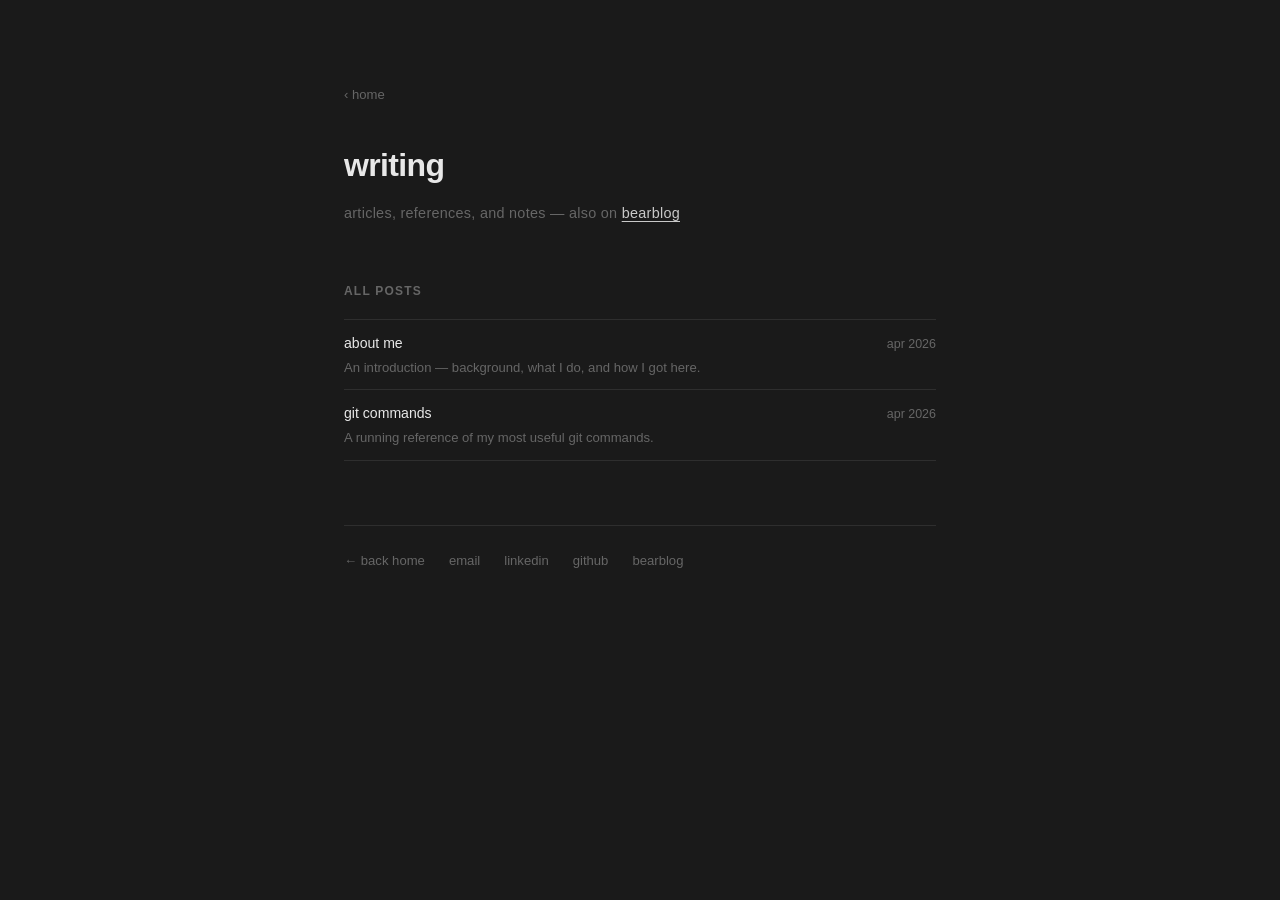
<file: writing.html>
<!DOCTYPE html>
<html lang="en">
<head>
  <meta charset="UTF-8" />
  <meta name="viewport" content="width=device-width, initial-scale=1.0" />
  <title>Writing &mdash; Raunak Srivastava</title>
  <link rel="stylesheet" href="style.css" />
</head>
<body>
  <main>

    <a href="index.html" class="back-home">&lsaquo; home</a>

    <section class="hero">
      <h1>writing</h1>
      <p class="tagline">articles, references, and notes &mdash; also on <a href="https://raunak.bearblog.dev/" target="_blank">bearblog</a></p>
    </section>

    <section class="block">
      <p class="label">all posts</p>
      <div class="entries">
        <div class="entry">
          <div class="entry-left">
            <a class="entry-title entry-title-link" href="blogs/about.html">about me</a>
            <span class="entry-desc">An introduction &mdash; background, what I do, and how I got here.</span>
          </div>
          <span class="entry-date">apr 2026</span>
        </div>
        <div class="entry">
          <div class="entry-left">
            <a class="entry-title entry-title-link" href="blogs/git-commands.html">git commands</a>
            <span class="entry-desc">A running reference of my most useful git commands.</span>
          </div>
          <span class="entry-date">apr 2026</span>
        </div>
      </div>
    </section>

    <footer>
      <a href="index.html">&larr; back home</a>
      <a href="mailto:raunaksrivastava001@gmail.com">email</a>
      <a href="https://linkedin.com/in/srivastavaraunak" target="_blank">linkedin</a>
      <a href="https://github.com/srivastavaraunak" target="_blank">github</a>
      <a href="https://raunak.bearblog.dev/" target="_blank">bearblog</a>
    </footer>

  </main>
</body>
</html>
</file>
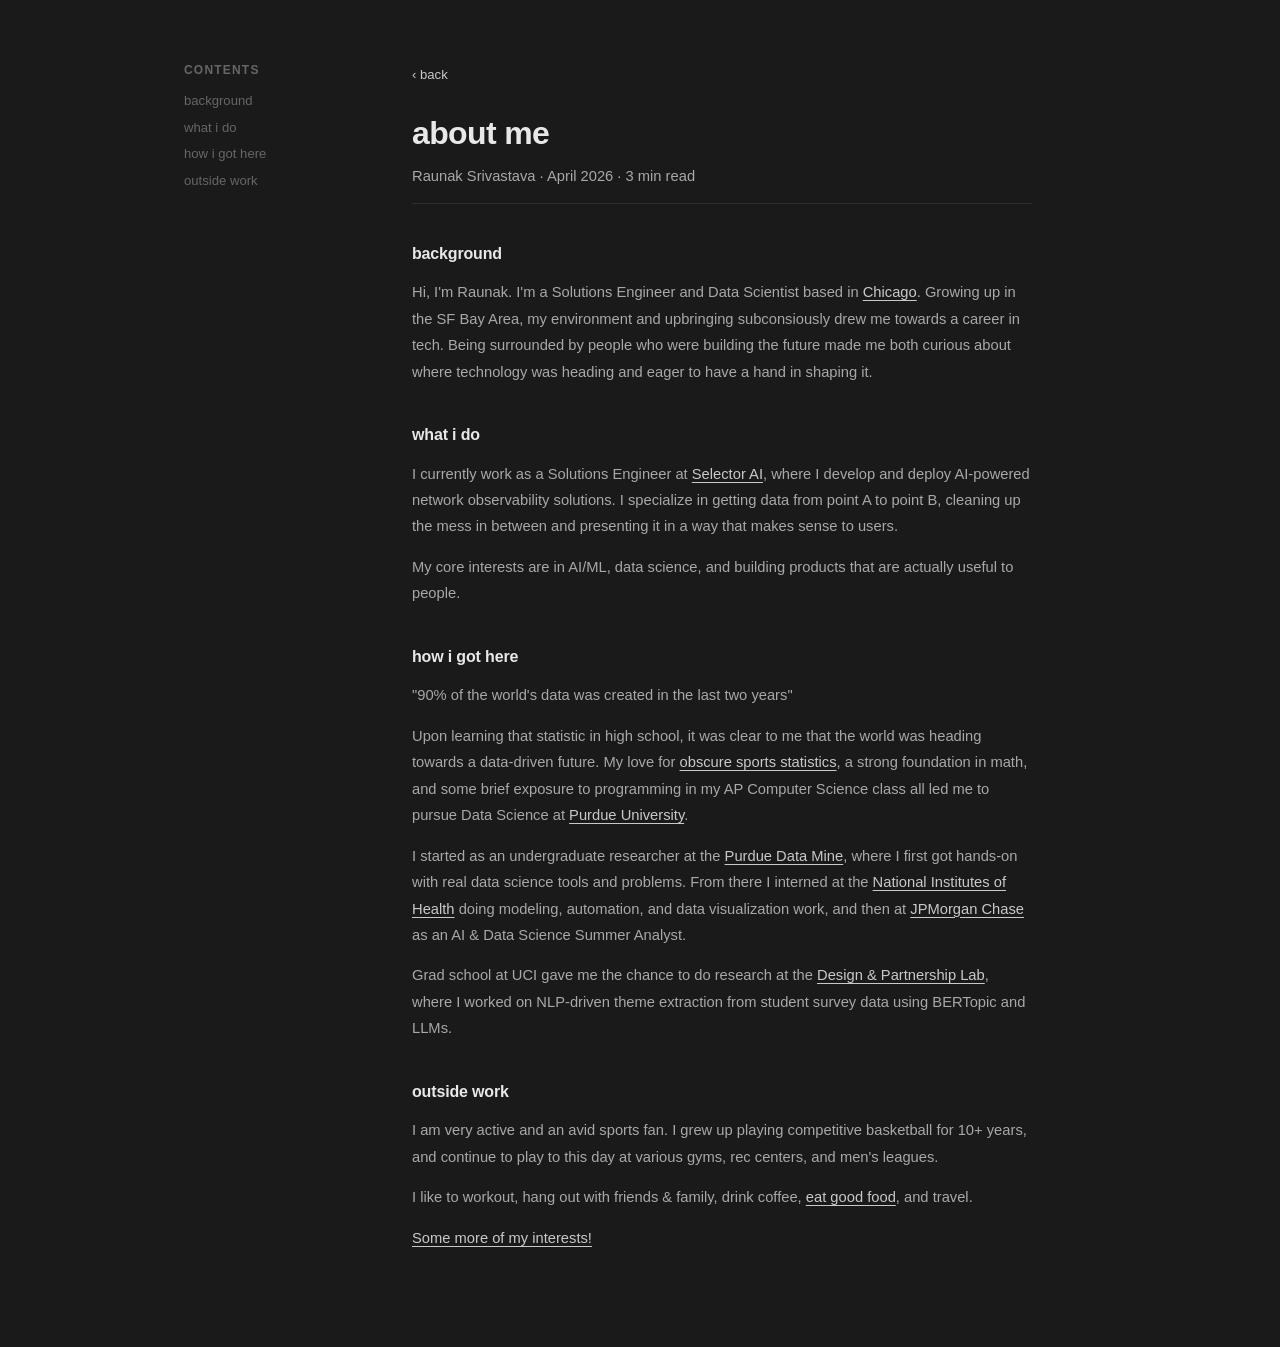
<file: blogs/about.html>
<!DOCTYPE html>
<html lang="en">
<head>
  <meta charset="UTF-8" />
  <meta name="viewport" content="width=device-width, initial-scale=1.0" />
  <title>about me &mdash; raunak srivastava</title>
  <link rel="stylesheet" href="../style.css" />
  <link rel="stylesheet" href="blog.css" />
</head>
<body>
  <div class="blog-layout">

    <aside class="toc">
      <p class="toc-label">contents</p>
      <nav>
        <a href="#background" class="toc-link">background</a>
        <a href="#what-i-do" class="toc-link">what i do</a>
        <a href="#how-i-got-here" class="toc-link">how i got here</a>
        <a href="#outside-work" class="toc-link">outside work</a>
      </nav>
    </aside>

    <article class="blog-article">
      <a href="../index.html" class="back-link">&lsaquo; back</a>

      <h1 class="blog-title">about me</h1>
      <p class="blog-meta">Raunak Srivastava &middot; April 2026 &middot; 3 min read</p>

      <hr class="blog-divider" />

      <section id="background">
        <h2>background</h2>
        <p>
          Hi, I'm Raunak. I'm a Solutions Engineer and Data Scientist based in <a href="https://www.youtube.com/watch?v=MKz5ty3q38U" target="_blank" style="text-decoration:underline;">Chicago</a>. Growing up in the
          SF Bay Area, my environment and upbringing subconsiously drew me towards a career in tech. 
          Being surrounded by people who were building the future made me both curious
          about where technology was heading and eager to have a hand in shaping it.
        </p>
      </section>

      <section id="what-i-do">
        <h2>what i do</h2>
        <p>
          I currently work as a Solutions Engineer at <a href="https://selector.ai" target="_blank">Selector AI</a>,
          where I develop and deploy AI-powered network observability solutions. I specialize in getting data from 
          point A to point B, cleaning up the mess in between and presenting it in a way that makes sense to users.
        </p>
        <p>
          My core interests are in AI/ML, data science, and building products that are actually useful to people.
        </p>
      </section>

      <section id="how-i-got-here">
        <h2>how i got here</h2>
        <p>
          "90% of the world's data was created in the last two years"
        </p>
        <p>
          Upon learning that statistic in high school, it was clear to me that the world was heading towards a data-driven future.
          My love for <a href="https://www.sporcle.com/games/subcategory/nba" target="_blank">obscure sports statistics</a>, a strong foundation in math, and some brief exposure to programming in my AP Computer Science class 
          all led me to pursue Data Science at <a href="https://www.ncaa.com/news/basketball-men/article/2024-03-31/purdue-heads-final-four-starting-celebration-44-years-making" target="_blank" style="text-decoration:underline;">Purdue University</a>.
        </p>
        <p>
          I started as an undergraduate researcher at the
          <a href="https://datamine.purdue.edu" target="_blank">Purdue Data Mine</a>, where I first got
          hands-on with real data science tools and problems. From there I interned at the
          <a href="https://nih.gov" target="_blank">National Institutes of Health</a> doing modeling, automation, and data visualization work,
          and then at <a href="https://jpmorgan.com" target="_blank">JPMorgan Chase</a> as an AI &amp; Data
          Science Summer Analyst.
        </p>
        <p>
          Grad school at UCI gave me the chance to do research at the
          <a href="https://daplab.ahnjune.com/" target="_blank">Design &amp; Partnership Lab</a>, where I worked
          on NLP-driven theme extraction from student survey data using BERTopic and LLMs.
        </p>
      </section>

      <section id="outside-work">
        <h2>outside work</h2>
        <p>
          I am very active and an avid sports fan. I grew up playing competitive basketball for 10+ years, and continue
          to play to this day at various gyms, rec centers, and men's leagues. 
        </p>
        <p>
          I like to workout, hang out with friends & family, drink coffee, <a href="https://chaathouseus.com/chaat-house-fremont.html" target="_blank">eat good food</a>, and travel.
        </p>
        <p>
          <a href="../index.html#interests">Some more of my interests!</a>
        </p>
      </section>
    </article>

  </div>
</body>
</html>
</file>
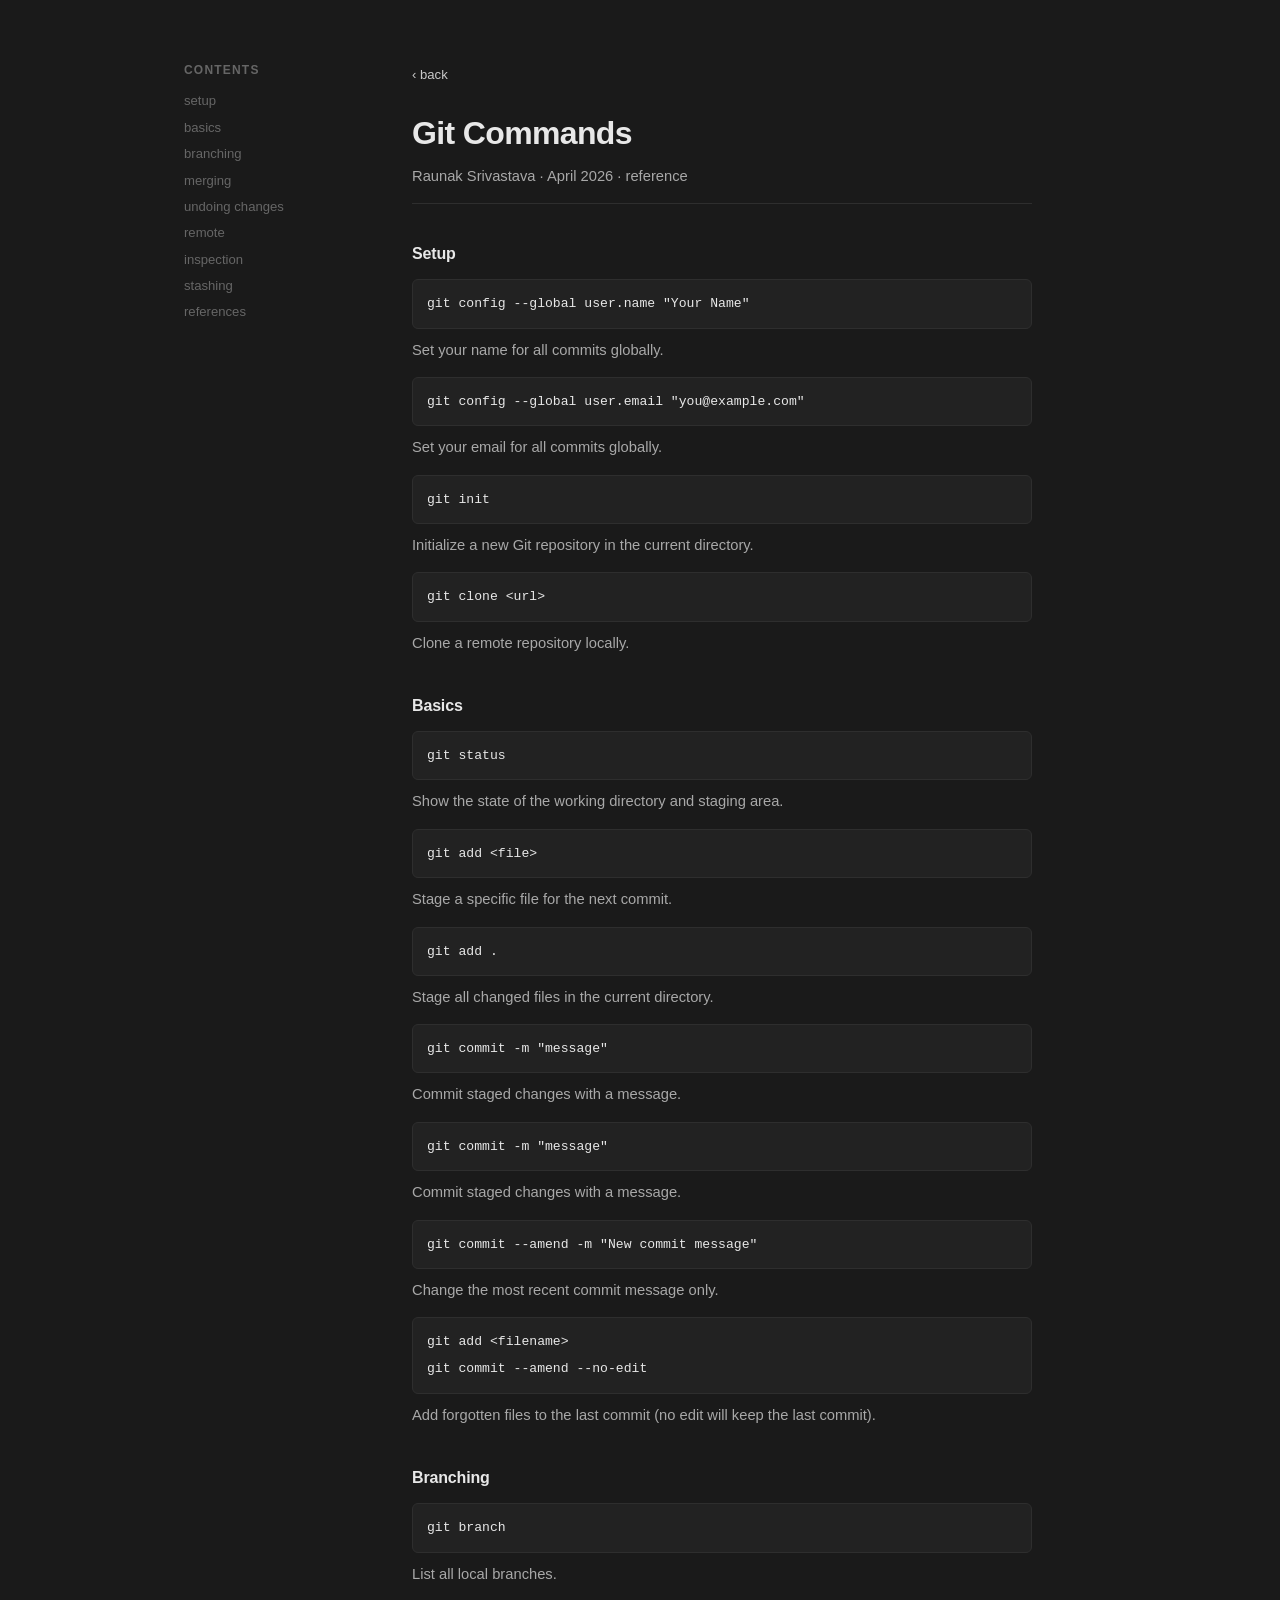
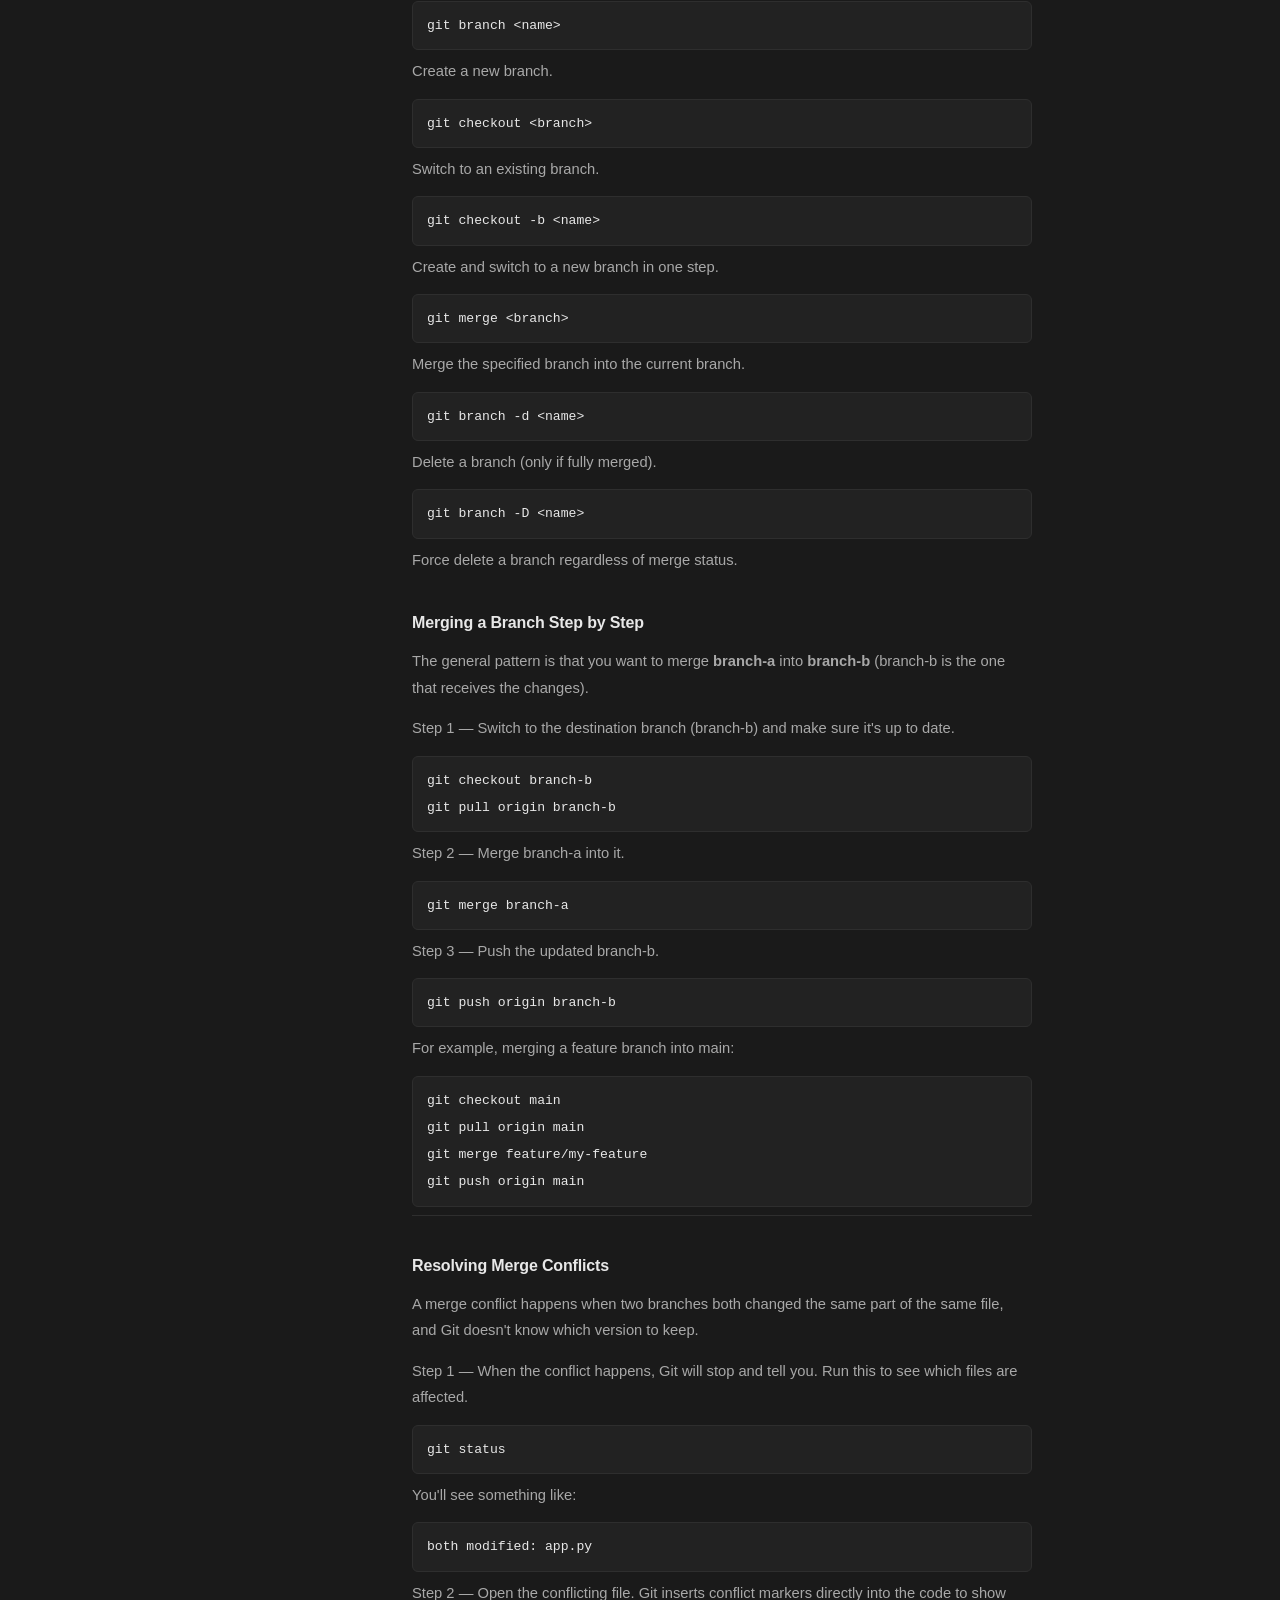
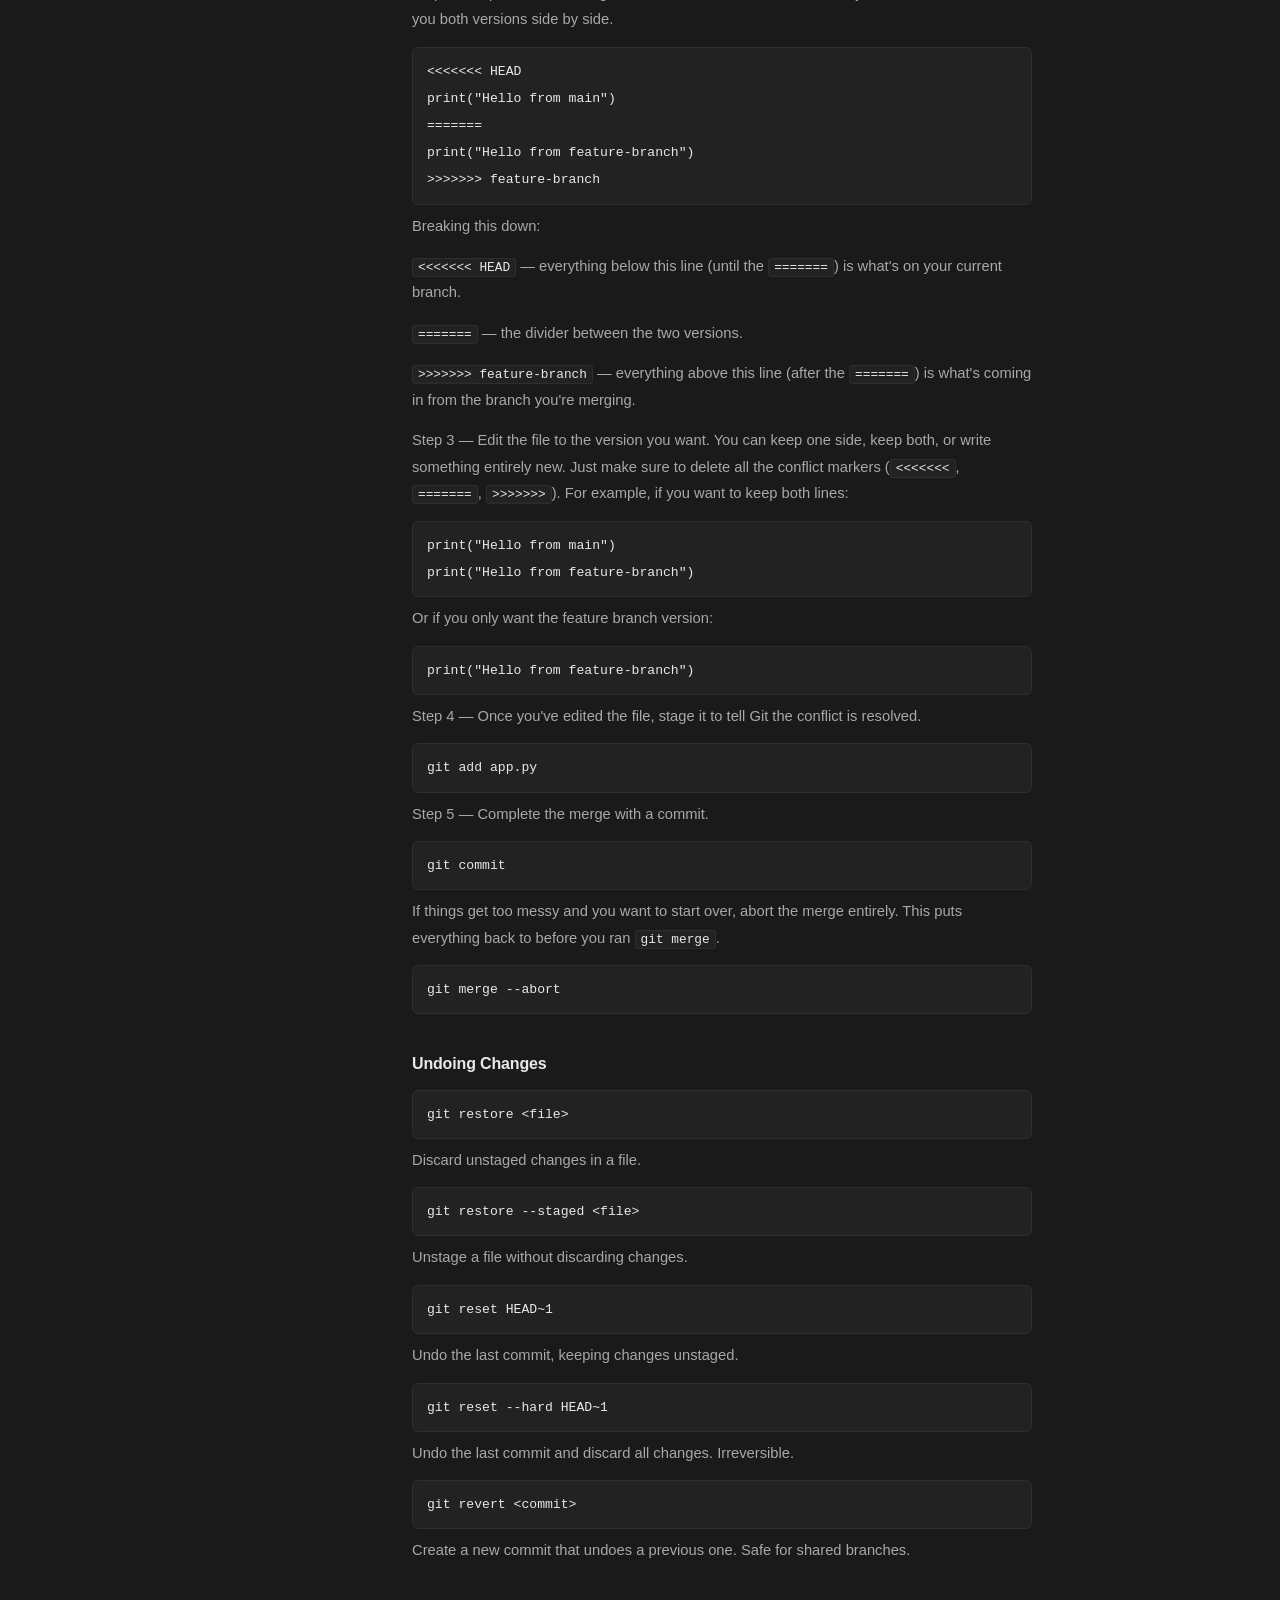
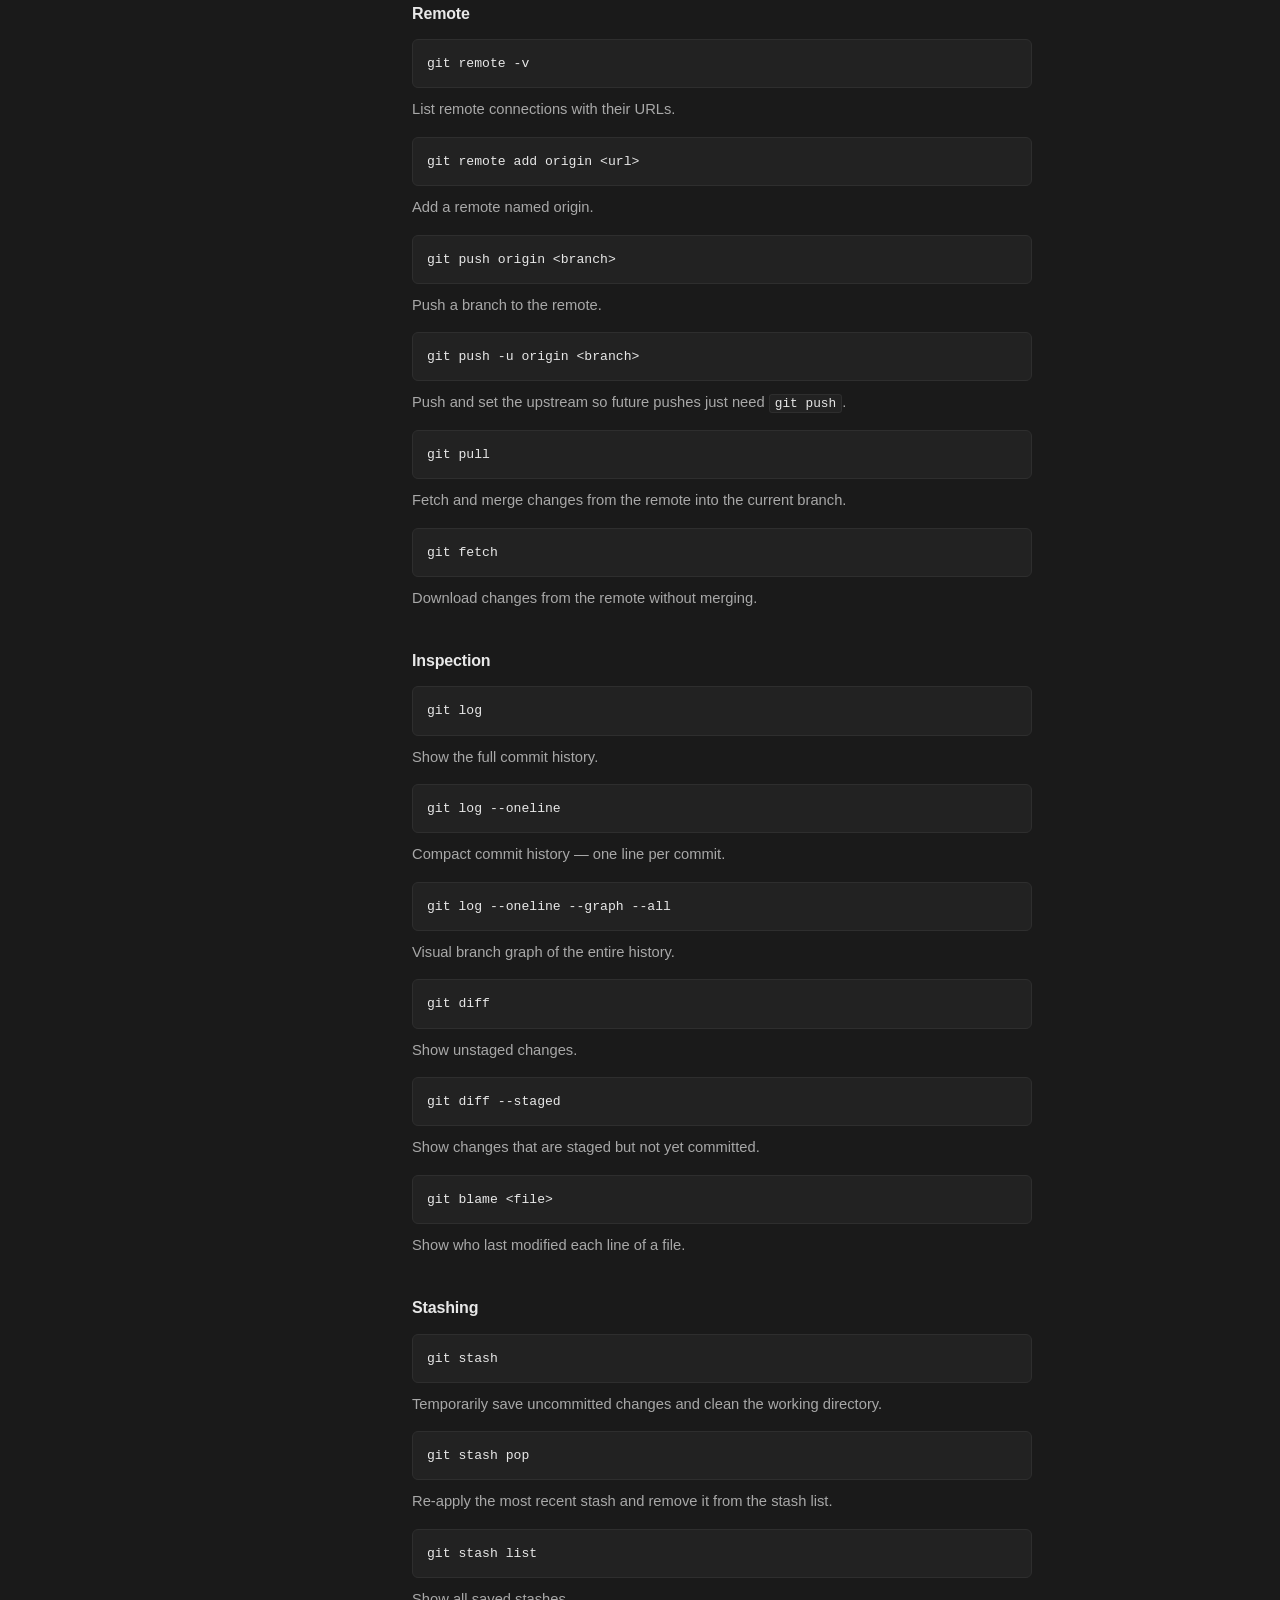
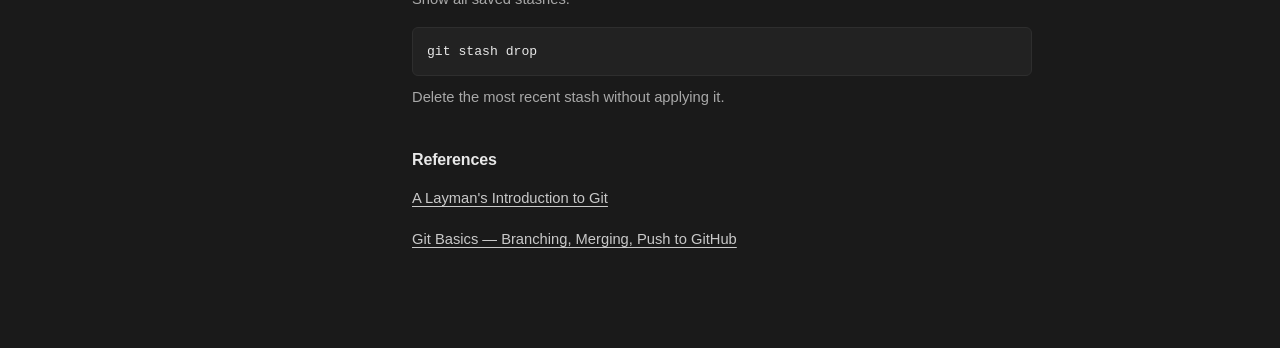
<file: blogs/git-commands.html>
<!DOCTYPE html>
<html lang="en">
<head>
  <meta charset="UTF-8" />
  <meta name="viewport" content="width=device-width, initial-scale=1.0" />
  <title>git commands &mdash; raunak srivastava</title>
  <link rel="stylesheet" href="../style.css" />
  <link rel="stylesheet" href="blog.css" />
</head>
<body>
  <div class="blog-layout">

    <aside class="toc">
      <p class="toc-label">contents</p>
      <nav>
        <a href="#setup" class="toc-link">setup</a>
        <a href="#basics" class="toc-link">basics</a>
        <a href="#branching" class="toc-link">branching</a>
        <a href="#merging" class="toc-link">merging</a>
        <a href="#undoing" class="toc-link">undoing changes</a>
        <a href="#remote" class="toc-link">remote</a>
        <a href="#inspection" class="toc-link">inspection</a>
        <a href="#stash" class="toc-link">stashing</a>
        <a href="#references" class="toc-link">references</a>
      </nav>
    </aside>

    <article class="blog-article">
      <a href="../index.html" class="back-link">&lsaquo; back</a>

      <h1 class="blog-title">Git Commands</h1>
      <p class="blog-meta">Raunak Srivastava &middot; April 2026 &middot; reference</p>

      <hr class="blog-divider" />

      <section id="setup">
        <h2>Setup</h2>

        <pre><code>git config --global user.name "Your Name"</code></pre>
        <p>Set your name for all commits globally.</p>

        <pre><code>git config --global user.email "you@example.com"</code></pre>
        <p>Set your email for all commits globally.</p>

        <pre><code>git init</code></pre>
        <p>Initialize a new Git repository in the current directory.</p>

        <pre><code>git clone &lt;url&gt;</code></pre>
        <p>Clone a remote repository locally.</p>
      </section>

      <section id="basics">
        <h2>Basics</h2>

        <pre><code>git status</code></pre>
        <p>Show the state of the working directory and staging area.</p>

        <pre><code>git add &lt;file&gt;</code></pre>
        <p>Stage a specific file for the next commit.</p>

        <pre><code>git add .</code></pre>
        <p>Stage all changed files in the current directory.</p>

        <pre><code>git commit -m "message"</code></pre>
        <p>Commit staged changes with a message.</p>

        <pre><code>git commit -m "message"</code></pre>
        <p>Commit staged changes with a message.</p>

        <pre><code>git commit --amend -m "New commit message"</code></pre>
        <p>Change the most recent commit message only.</p>

        <pre><code>git add &lt;filename&gt;
git commit --amend --no-edit</code></pre>
        <p>Add forgotten files to the last commit (no edit will keep the last commit).</p>

      </section>

      <section id="branching">
        <h2>Branching</h2>

        <pre><code>git branch</code></pre>
        <p>List all local branches.</p>

        <pre><code>git branch &lt;name&gt;</code></pre>
        <p>Create a new branch.</p>

        <pre><code>git checkout &lt;branch&gt;</code></pre>
        <p>Switch to an existing branch.</p>

        <pre><code>git checkout -b &lt;name&gt;</code></pre>
        <p>Create and switch to a new branch in one step.</p>

        <pre><code>git merge &lt;branch&gt;</code></pre>
        <p>Merge the specified branch into the current branch.</p>

        <pre><code>git branch -d &lt;name&gt;</code></pre>
        <p>Delete a branch (only if fully merged).</p>

        <pre><code>git branch -D &lt;name&gt;</code></pre>
        <p>Force delete a branch regardless of merge status.</p>
      </section>

      <section id="merging">
        <h2>Merging a Branch Step by Step</h2>

        <p>The general pattern is that you want to merge <strong>branch-a</strong> into <strong>branch-b</strong> (branch-b is the one that receives the changes).</p>

        <p>Step 1 — Switch to the destination branch (branch-b) and make sure it's up to date.</p>
        <pre><code>git checkout branch-b
git pull origin branch-b</code></pre>

        <p>Step 2 — Merge branch-a into it.</p>
        <pre><code>git merge branch-a</code></pre>

        <p>Step 3 — Push the updated branch-b.</p>
        <pre><code>git push origin branch-b</code></pre>

        <p>For example, merging a feature branch into main:</p>
        <pre><code>git checkout main
git pull origin main
git merge feature/my-feature
git push origin main</code></pre>

        <hr class="blog-divider" />

        <h2>Resolving Merge Conflicts</h2>

        <p>A merge conflict happens when two branches both changed the same part of the same file, and Git doesn't know which version to keep.</p>

        <p>Step 1 — When the conflict happens, Git will stop and tell you. Run this to see which files are affected.</p>
        <pre><code>git status</code></pre>

        <p>You'll see something like:</p>
        <pre><code>both modified: app.py</code></pre>

        <p>Step 2 — Open the conflicting file. Git inserts conflict markers directly into the code to show you both versions side by side.</p>
        <pre><code>&lt;&lt;&lt;&lt;&lt;&lt;&lt; HEAD
print("Hello from main")
=======
print("Hello from feature-branch")
&gt;&gt;&gt;&gt;&gt;&gt;&gt; feature-branch</code></pre>

        <p>Breaking this down:</p>
        <p><code>&lt;&lt;&lt;&lt;&lt;&lt;&lt; HEAD</code> — everything below this line (until the <code>=======</code>) is what's on your current branch.</p>
        <p><code>=======</code> — the divider between the two versions.</p>
        <p><code>&gt;&gt;&gt;&gt;&gt;&gt;&gt; feature-branch</code> — everything above this line (after the <code>=======</code>) is what's coming in from the branch you're merging.</p>

        <p>Step 3 — Edit the file to the version you want. You can keep one side, keep both, or write something entirely new. Just make sure to delete all the conflict markers (<code>&lt;&lt;&lt;&lt;&lt;&lt;&lt;</code>, <code>=======</code>, <code>&gt;&gt;&gt;&gt;&gt;&gt;&gt;</code>). For example, if you want to keep both lines:</p>
        <pre><code>print("Hello from main")
print("Hello from feature-branch")</code></pre>

        <p>Or if you only want the feature branch version:</p>
        <pre><code>print("Hello from feature-branch")</code></pre>

        <p>Step 4 — Once you've edited the file, stage it to tell Git the conflict is resolved.</p>
        <pre><code>git add app.py</code></pre>

        <p>Step 5 — Complete the merge with a commit.</p>
        <pre><code>git commit</code></pre>

        <p>If things get too messy and you want to start over, abort the merge entirely. This puts everything back to before you ran <code>git merge</code>.</p>
        <pre><code>git merge --abort</code></pre>
      </section>

      <section id="undoing">
        <h2>Undoing Changes</h2>

        <pre><code>git restore &lt;file&gt;</code></pre>
        <p>Discard unstaged changes in a file.</p>

        <pre><code>git restore --staged &lt;file&gt;</code></pre>
        <p>Unstage a file without discarding changes.</p>

        <pre><code>git reset HEAD~1</code></pre>
        <p>Undo the last commit, keeping changes unstaged.</p>

        <pre><code>git reset --hard HEAD~1</code></pre>
        <p>Undo the last commit and discard all changes. Irreversible.</p>

        <pre><code>git revert &lt;commit&gt;</code></pre>
        <p>Create a new commit that undoes a previous one. Safe for shared branches.</p>
      </section>

      <section id="remote">
        <h2>Remote</h2>

        <pre><code>git remote -v</code></pre>
        <p>List remote connections with their URLs.</p>

        <pre><code>git remote add origin &lt;url&gt;</code></pre>
        <p>Add a remote named origin.</p>

        <pre><code>git push origin &lt;branch&gt;</code></pre>
        <p>Push a branch to the remote.</p>

        <pre><code>git push -u origin &lt;branch&gt;</code></pre>
        <p>Push and set the upstream so future pushes just need <code>git push</code>.</p>

        <pre><code>git pull</code></pre>
        <p>Fetch and merge changes from the remote into the current branch.</p>

        <pre><code>git fetch</code></pre>
        <p>Download changes from the remote without merging.</p>
      </section>

      <section id="inspection">
        <h2>Inspection</h2>

        <pre><code>git log</code></pre>
        <p>Show the full commit history.</p>

        <pre><code>git log --oneline</code></pre>
        <p>Compact commit history — one line per commit.</p>

        <pre><code>git log --oneline --graph --all</code></pre>
        <p>Visual branch graph of the entire history.</p>

        <pre><code>git diff</code></pre>
        <p>Show unstaged changes.</p>

        <pre><code>git diff --staged</code></pre>
        <p>Show changes that are staged but not yet committed.</p>

        <pre><code>git blame &lt;file&gt;</code></pre>
        <p>Show who last modified each line of a file.</p>
      </section>

      <section id="stash">
        <h2>Stashing</h2>

        <pre><code>git stash</code></pre>
        <p>Temporarily save uncommitted changes and clean the working directory.</p>

        <pre><code>git stash pop</code></pre>
        <p>Re-apply the most recent stash and remove it from the stash list.</p>

        <pre><code>git stash list</code></pre>
        <p>Show all saved stashes.</p>

        <pre><code>git stash drop</code></pre>
        <p>Delete the most recent stash without applying it.</p>
      </section>

      <section id="references">
        <h2>References</h2>
        <p><a href="https://webtuu.com/blog/04/a-laymans-introduction-to-git" target="_blank">A Layman's Introduction to Git</a></p>
        <p><a href="https://webtuu.com/blog/04/git-basics-branching-merging-push-to-github" target="_blank">Git Basics — Branching, Merging, Push to GitHub</a></p>
      </section>

    </article>
  </div>
</body>
</html>
</file>
<file: style.css>
/* ── Reset ── */
*, *::before, *::after {
  box-sizing: border-box;
  margin: 0;
  padding: 0;
}

/* ── Base ── */
:root {
  --bg:       #1a1a1a;
  --surface:  #222222;
  --border:   #2e2e2e;
  --text:     #e8e8e8;
  --muted:    #666666;
  --accent:   #a8a8a8;
  --link:     #c9c9c9;
  --link-hover: #ffffff;
  --font: 'Inter', 'Helvetica Neue', Arial, sans-serif;
}

html {
  font-size: 16px;
  -webkit-font-smoothing: antialiased;
  -moz-osx-font-smoothing: grayscale;
}

body {
  background-color: var(--bg);
  color: var(--text);
  font-family: var(--font);
  line-height: 1.7;
}

/* ── Layout ── */
main {
  max-width: 640px;
  margin: 0 auto;
  padding: 80px 24px 60px;
}

/* ── Hero ── */
.hero {
  margin-bottom: 56px;
}

.hero h1 {
  font-size: 2rem;
  font-weight: 600;
  letter-spacing: -0.02em;
  color: var(--text);
  margin-bottom: 8px;
}

.tagline {
  color: var(--muted);
  font-size: 0.9rem;
  letter-spacing: 0.02em;
}

/* ── Sections ── */
.block {
  margin-bottom: 48px;
}

.block p {
  font-size: 0.92rem;
  color: var(--accent);
  line-height: 1.8;
  margin-bottom: 12px;
}

.label-link {
  display: inline-block;
  font-size: 0.75rem;
  font-weight: 600;
  text-transform: uppercase;
  letter-spacing: 0.1em;
  color: var(--muted);
  text-decoration: none;
  margin-bottom: 16px;
  transition: color 0.15s ease;
}

.label-link:hover {
  color: var(--link-hover);
}

.label {
  font-size: 0.75rem !important;
  font-weight: 600;
  text-transform: uppercase;
  letter-spacing: 0.1em;
  color: var(--muted) !important;
  margin-bottom: 16px !important;
}

/* ── Entry List ── */
.entries {
  display: flex;
  flex-direction: column;
  gap: 0;
}

.entry {
  display: flex;
  justify-content: space-between;
  align-items: flex-start;
  padding: 12px 0;
  border-bottom: 1px solid var(--border);
  gap: 16px;
}

.entry:first-child {
  border-top: 1px solid var(--border);
}

.entry-left {
  display: flex;
  flex-direction: column;
  gap: 2px;
  flex: 1;
}

.entry-title {
  font-size: 0.88rem;
  font-weight: 500;
  color: var(--text);
  display: flex;
  align-items: center;
  gap: 7px;
}

.entry-logo {
  width: 16px;
  height: 16px;
  border-radius: 3px;
  object-fit: contain;
  flex-shrink: 0;
}

.currently-link:hover {
  text-decoration: underline;
  text-underline-offset: 3px;
}

.entry-title-link {
  text-decoration: none;
  color: var(--text);
}

.entry-title-link:hover {
  color: var(--link-hover);
  text-decoration: underline;
  text-underline-offset: 3px;
}

.entry-desc {
  font-size: 0.82rem;
  color: var(--muted);
  line-height: 1.5;
}

.entry-date {
  font-size: 0.78rem;
  color: var(--muted);
  white-space: nowrap;
  padding-top: 2px;
}

.entry-link {
  font-size: 0.78rem;
  color: var(--muted);
  text-decoration: none;
  white-space: nowrap;
  padding-top: 2px;
  transition: color 0.15s ease;
}

.entry-link:hover {
  color: var(--link-hover);
}

/* ── Accent text ── */
.accent-text {
  font-size: 0.88rem !important;
  color: var(--accent) !important;
  line-height: 1.8;
}

.accent-text a {
  color: var(--accent);
  text-decoration: underline;
  text-underline-offset: 3px;
}

.accent-text a:hover {
  color: var(--link-hover);
}

/* ── See more ── */
.back-home {
  display: inline-block;
  font-size: 0.82rem;
  color: var(--muted);
  text-decoration: none;
  margin-bottom: 32px;
  transition: color 0.15s ease;
}

.back-home:hover {
  color: var(--link-hover);
}

.see-more {
  display: inline-block;
  margin-top: 14px;
  font-size: 0.88rem;
  color: var(--muted);
  text-decoration: none;
  transition: color 0.15s ease;
}

.see-more:hover {
  color: var(--link-hover);
}

/* ── Muted text ── */
.muted {
  color: var(--muted) !important;
  font-style: italic;
  font-size: 0.88rem !important;
}

/* ── Links ── */
a {
  color: var(--link);
  text-decoration: underline;
  text-underline-offset: 3px;
  transition: color 0.15s ease;
}

a:hover {
  color: var(--link-hover);
}

/* ── Footer ── */
footer {
  margin-top: 64px;
  padding-top: 24px;
  border-top: 1px solid var(--border);
  display: flex;
  gap: 24px;
  flex-wrap: wrap;
}

footer a {
  font-size: 0.82rem;
  color: var(--muted);
  text-decoration: none;
  transition: color 0.15s ease;
}

footer a:hover {
  color: var(--link-hover);
}

/* ── Responsive ── */
@media (max-width: 480px) {
  main {
    padding: 48px 20px 48px;
  }

  .hero h1 {
    font-size: 1.6rem;
  }

  .entry {
    flex-direction: column;
    gap: 4px;
  }

  .entry-date,
  .entry-link {
    padding-top: 0;
  }
}
</file>
<file: blogs/blog.css>
/* ── Blog Layout ── */
.blog-layout {
  display: flex;
  gap: 48px;
  max-width: 960px;
  margin: 0 auto;
  padding: 60px 24px;
  align-items: flex-start;
}

/* ── Table of Contents ── */
.toc {
  width: 180px;
  flex-shrink: 0;
  position: sticky;
  top: 48px;
}

.toc-label {
  font-size: 0.75rem;
  font-weight: 600;
  text-transform: uppercase;
  letter-spacing: 0.1em;
  color: var(--muted);
  margin-bottom: 12px;
}

.toc nav {
  display: flex;
  flex-direction: column;
  gap: 8px;
}

.toc-link {
  font-size: 0.82rem;
  color: var(--muted);
  text-decoration: none;
  line-height: 1.4;
  transition: color 0.15s ease;
}

.toc-link:hover {
  color: var(--link-hover);
}

/* ── Article ── */
.blog-article {
  flex: 1;
  min-width: 0;
  max-width: 620px;
}

.back-link {
  display: inline-block;
  font-size: 0.82rem;
  color: var(--muted);
  text-decoration: none;
  margin-bottom: 28px;
  transition: color 0.15s ease;
}

.back-link:hover {
  color: var(--link-hover);
}

.blog-title {
  font-size: 2rem;
  font-weight: 600;
  letter-spacing: -0.02em;
  color: var(--text);
  margin-bottom: 10px;
  line-height: 1.2;
}

.blog-meta {
  font-size: 0.82rem;
  color: var(--muted);
  margin-bottom: 28px;
}

.blog-divider {
  border: none;
  border-top: 1px solid var(--border);
  margin-bottom: 36px;
}

.blog-article section {
  margin-bottom: 36px;
}

.blog-article h2 {
  font-size: 1rem;
  font-weight: 600;
  color: var(--text);
  margin-bottom: 12px;
  letter-spacing: -0.01em;
}

.blog-article p {
  font-size: 0.92rem;
  color: var(--accent);
  line-height: 1.8;
  margin-bottom: 14px;
}

.blog-article a {
  color: var(--link);
}

.blog-article a:hover {
  color: var(--link-hover);
}

/* ── Code Blocks ── */
pre {
  background-color: var(--surface);
  border: 1px solid var(--border);
  border-radius: 6px;
  padding: 10px 14px;
  margin-bottom: 8px;
  overflow-x: auto;
}

pre code {
  font-family: 'Fira Code', 'Cascadia Code', 'Menlo', monospace;
  font-size: 0.82rem;
  color: var(--text);
}

.blog-article p code {
  font-family: 'Fira Code', 'Cascadia Code', 'Menlo', monospace;
  font-size: 0.8rem;
  background-color: var(--surface);
  border: 1px solid var(--border);
  border-radius: 3px;
  padding: 1px 5px;
  color: var(--text);
}

/* ── Responsive ── */
@media (max-width: 680px) {
  .blog-layout {
    flex-direction: column;
    padding: 40px 20px;
  }

  .toc {
    width: 100%;
    position: static;
  }
}
</file>
